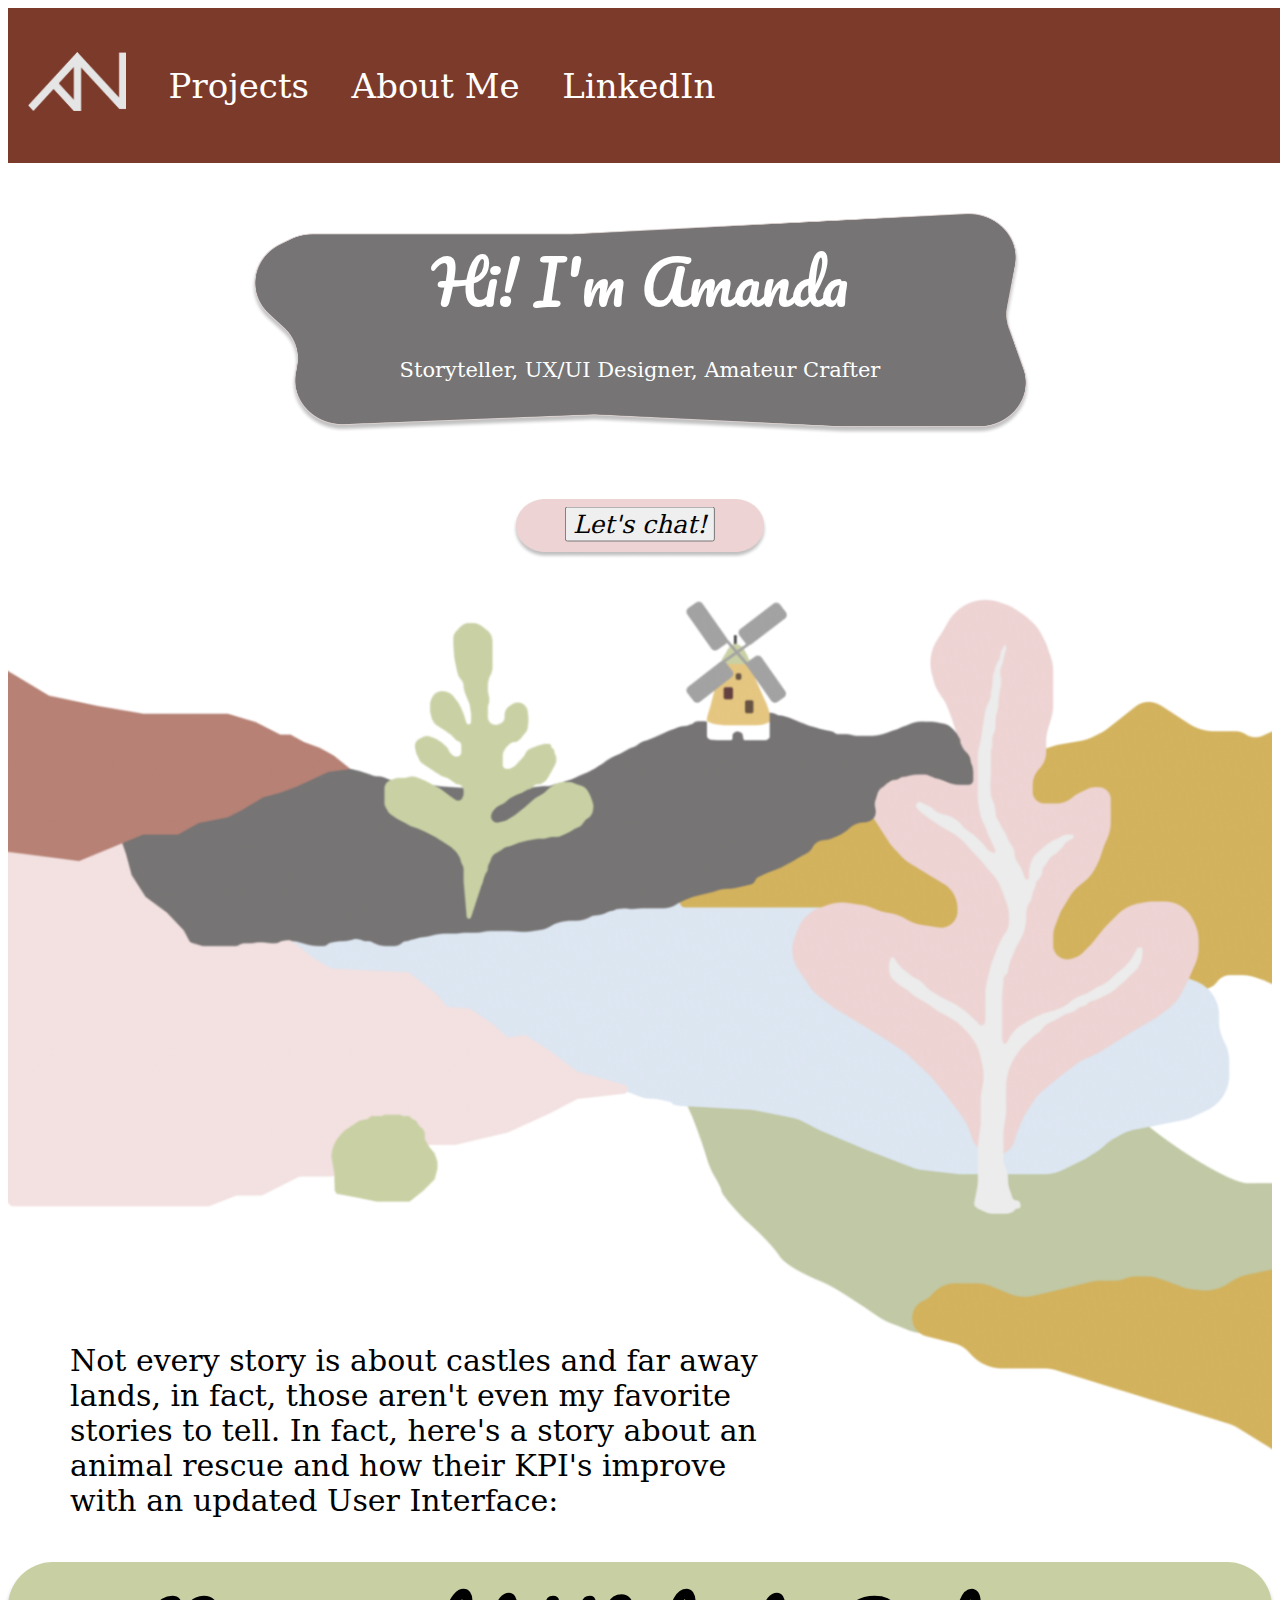
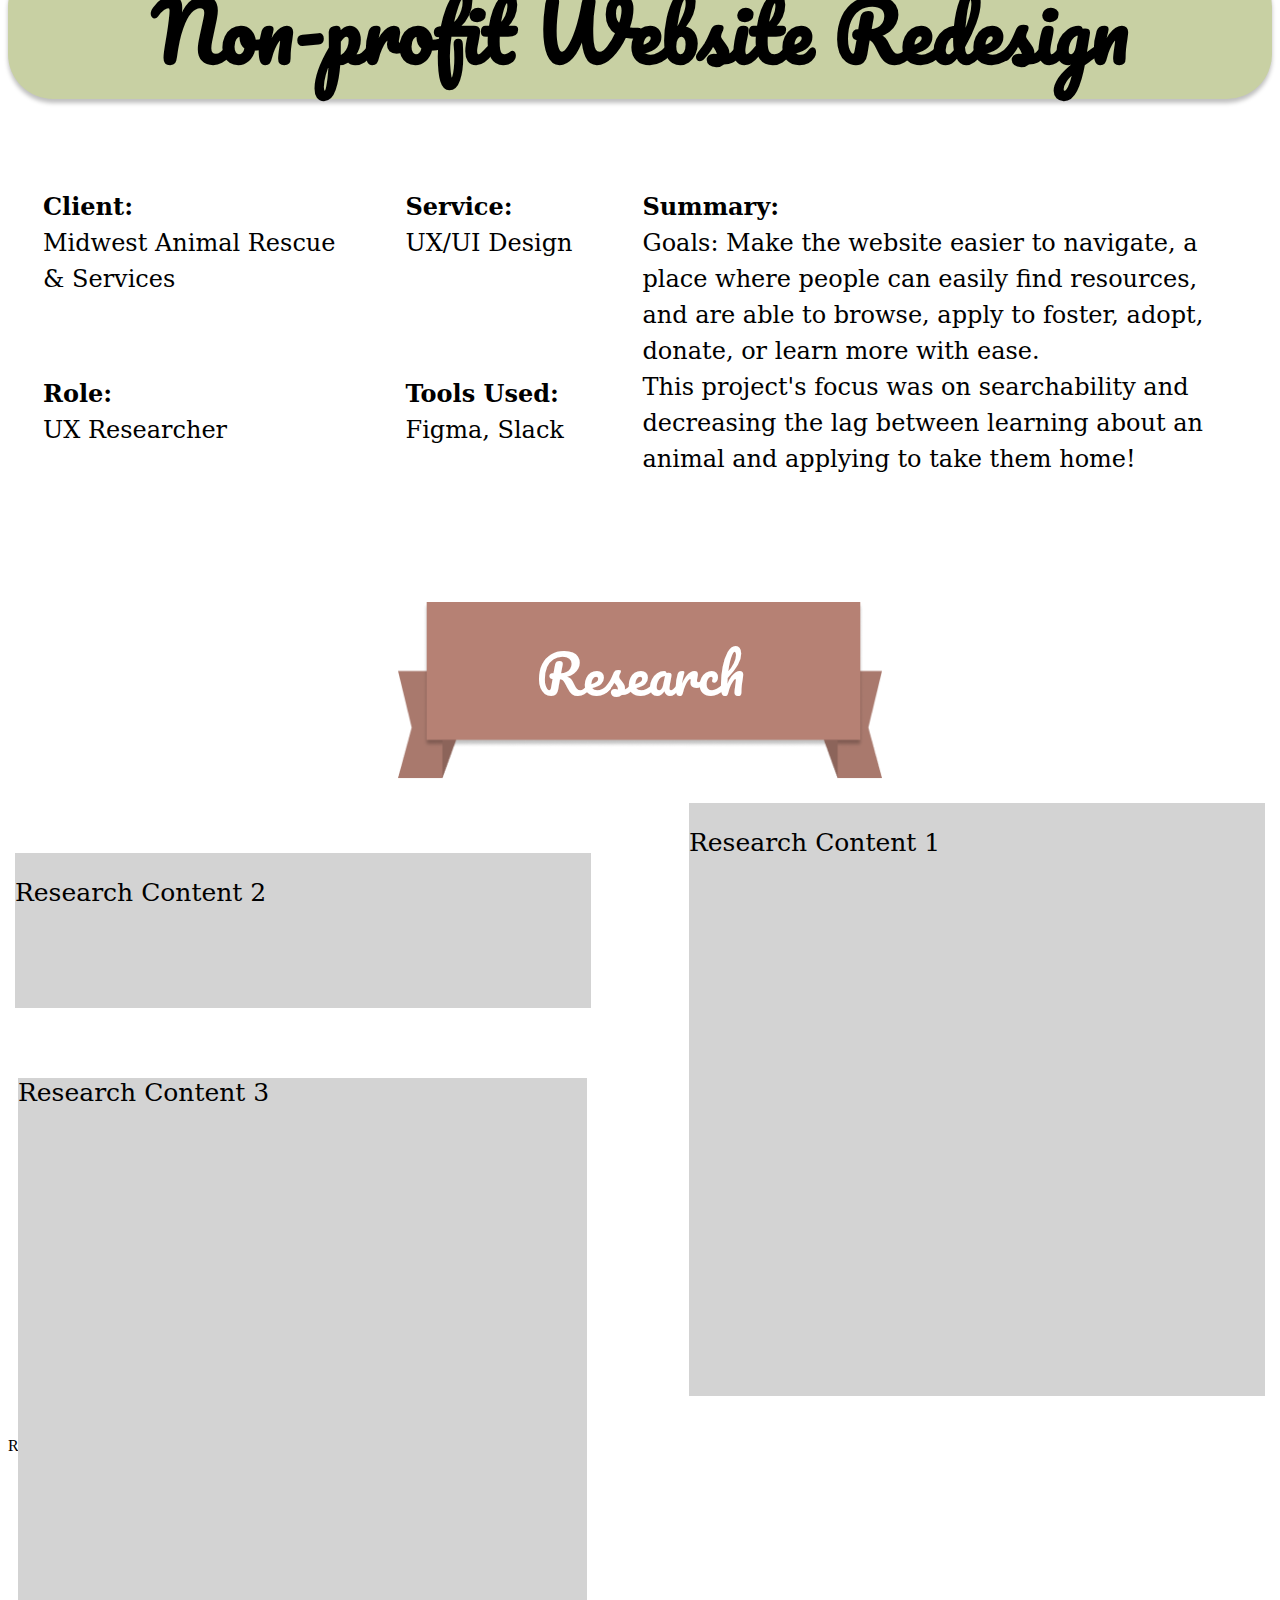
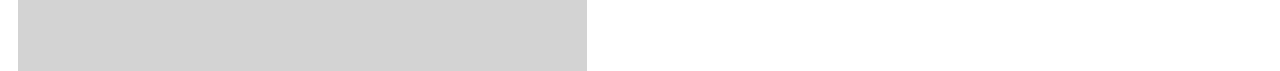
<file: index.html>
<!DOCTYPE html>
<html>
<head>
  <link href="CSS/style.css" type="text/css" rel="stylesheet">
  <title>Amanda Noren UX Design</title>
  <link href="https://fonts.googleapis.com/css2?family=Gentium+Book+Basic&family=Pacifico&display=swap" rel="stylesheet"> 
</head>
<body>
<section class="home">
  <nav id="navBar">
    <p><a href="index.html"><img src="Images/Logo.png" alt="Amanda Noren Design Home" width="98" height="59.46"></a></p>
    <div id="navigation">
      <p><a href="#">Projects</a></p>
      <p><a href="../html/about.html">About Me</a></p>
      <p><a href="https://www.linkedin.com/in/amanda-noren/">LinkedIn</a></p>
    </div>
    </nav>
  <div class="container">
    <img src="Images/Name Bkg.png" width= 781px height= 222px>
    <p class="centered">Hi! I'm Amanda</p>
    <p class= "under"> Storyteller, UX/UI Designer, Amateur Crafter</p>
  </div>
  <div class="container" class="tupperware">
    <img src="Images/Button.png" width=256px height=60px>
    <button type="button" class="middle">Let's chat!</button>
  </div>
  <div class="heroImg">
    <img src="Images/Scene.png" width= 100% height= 200%>
    <p class="bottomLeft">Not every story is about castles and far away lands, in fact, those aren't even my favorite stories to tell. In fact, here's a story about an animal rescue and how their KPI's improve with an updated User Interface:</p>
  </div>
  <div class= "caseName">
      <p><h2>Non-profit Website Redesign</h2></p>
  </div>
  <div class="grid-container">
    <div class="item1"><b>Client:</b><br>Midwest Animal Rescue <br>& Services</div>
    <div class="item2"><b>Service:</b><br>UX/UI Design</div>
    <div class="item3"><b>Summary:</b><br>Goals: Make the website easier to navigate, a place where people can easily find resources, and are able to browse, apply to foster, adopt, donate, or learn more with ease. <br>This project's focus was on searchability and decreasing the lag between learning about an animal and applying to take them home!</div>  
    <div class="item4"><b>Role:</b><br>UX Researcher</div>
    <div class="item5"><b>Tools Used:</b><br>Figma, Slack</div>
  </div>
  <div class= "container" class="box-collection">
    <div class="container" class="banner">
    <img src="Images/Banner.png" width=484.2px height=177.3px></div>
    <p class="align">Research</p> </div>
    <div class= "research-content1"width=467px height=593px>
        <p>Research Content 1</p> </div>
    <div class= "research-content2"width=467px height=593px>
        <p>Research Content 2</p> </div>
    <div class= "research-content3"width=467px height=593px>
        <p>Research Content 3</p> </div>
     <div class= "research-content4"width=467px height=593px>
        <p>Research Content 4</p> </div>
  </div>
  </section>
  

</body>
<script src="../js/index.js"
></script>
</html>
</file>
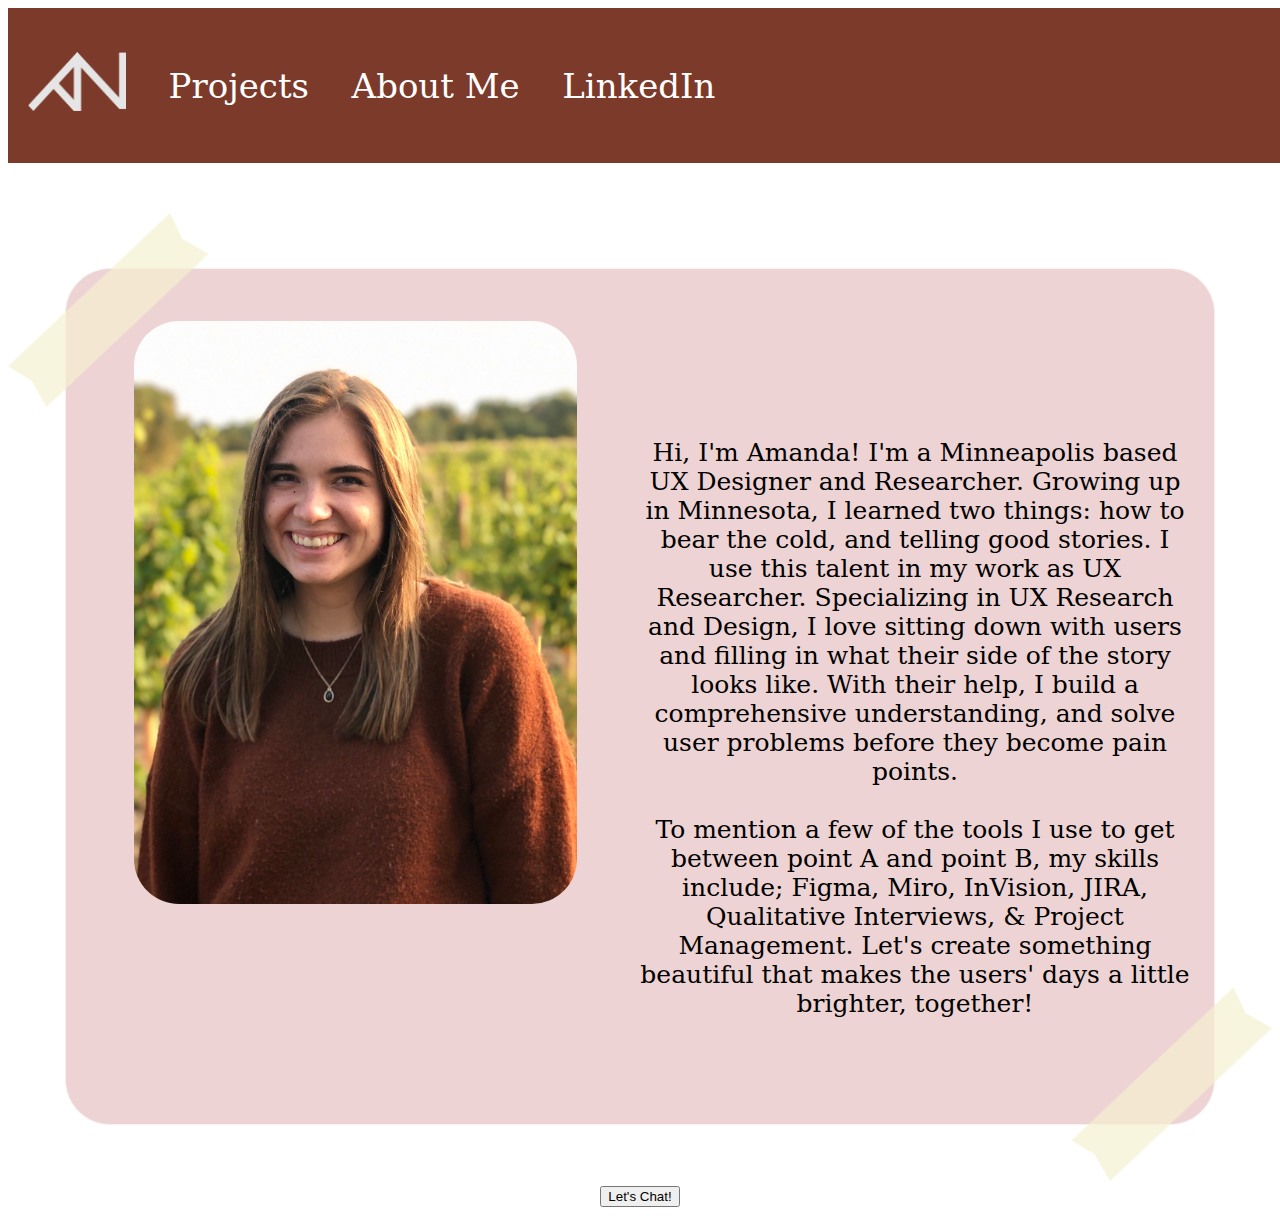
<file: html/about.html>
<!DOCTYPE html>
<html>
    <meta charset="UTF-8">
    <meta name="viewport" content="width=device-width, initial-scale=1">
<head>
  <link href="../CSS/style.css" type="text/css" rel="stylesheet">
  <title>About Amanda</title>
  <link href="https://fonts.googleapis.com/css2?family=Gentium+Book+Basic&family=Pacifico&display=swap" rel="stylesheet"> 
</head>
<body>
    <section class="home">
        <nav id="navBar">
          <p><a href="../index.html"><img src="../Images/Logo.png" alt="Amanda Noren Design Home" width="98" height="59.46"></a></p>
          <div id="navigation">
            <p><a href="#">Projects</a></p>
            <p><a href="../html/about.html">About Me</a></p>
            <p><a href="https://www.linkedin.com/in/amanda-noren/">LinkedIn</a></p>
          </div>
          </nav>
<section class="aboutMe">
    <div class="parent">
    <img class= "craft" src="../Images/About Me Background.png">
    <img class="amanda" src="../Images/IMG_1997 2.jpg">
        <p class="Hi">It's Nice to Meet You!</p>
        <p class="bio">Hi, I'm Amanda! I'm a Minneapolis based UX Designer and Researcher. Growing up in Minnesota, I learned two things: how to bear the cold, and telling good stories. I use this talent in my work as UX Researcher.

        Specializing in UX Research and Design, I love sitting down with users and filling in what their side of the story looks like. With their help, I build a comprehensive understanding, and solve user problems before they become pain points. <br><br>
        
        To mention a few of the tools I use to get between point A and point B, my skills include; Figma, Miro, InVision, JIRA, Qualitative Interviews, & Project Management.
        
        Let's create something beautiful that makes the users' days a little brighter, together!</p>
        
      <button class= "button" type="button">Let's Chat!</button>
    </div> 
    
    
 
</section>
</body>
  </html>
</file>
<file: CSS/style.css>
#navBar {
    display: flex;
    flex-direction: row;
    margin: 0px 0px;
    font-family: "Gentium Book Basic", "serif";
    background-color: #7C3A2A;
    color: white;
    width: 100%;
    padding: 20px;
    font-size: 24px;
    text-decoration: none;
    
  }
  #navBar h1 {
    width: 25%;
    font-weight: 500;
    font-style: normal;
    text-decoration: none;
  }
  #navigation {
    display: flex;
    width: 50%;
    align-items: center;
    justify-content: space-evenly;
    text-decoration: none;
  }
  a {
    text-decoration: none;
    color: white;
    font-family:"Gentium Book Basic", "serif";
    align-items: center;
    font-size: 34px;
  }
  .container {
    position: relative;
    text-align: center;
    color: white;
    padding-top: 50px;
    padding-bottom: 10px;
  }

.centered {
    position: absolute;
    top: 20%;
    left: 50%;
    text-align: center;
    transform: translate(-50%, -50%);
    font-family: "Pacifico", "cursive";
    font-size: 60px;

  }

.under {
    position: absolute;
    top: 65%;
    left: 50%;
    transform: translate(-50%, -50%);
    font-family: "Gentium Book Basic", "serif";
    font-size: 21px;
    padding: 30px;
}
.tupperware {
    position: relative;
    text-align: center;
    color: black;
    padding: 5px; 
  }
.middle {
    position: absolute;
    top: 60%;
    left: 50%;
    transform: translate(-50%, -50%);
    font-family: "Gentium Book Basic", "serif";
    font-size: 25px;
    font-style: italic;
}

.heroImg {
    position: relative;
    text-align:left;
    color: black;
    padding-top: 25px;
    padding-bottom: 20px;
}

.bottomLeft {
    position: absolute;
    top: 80%;
    left: 62px;
    font-family: "Gentium Book Basic", "serif";
    font-size: 30px;
    width: 691px;
    height: 225px;
}
.caseName {
    position: relative;
    text-align: center;
    margin: 0px 0px;
    background: #c8d0a3;
    box-shadow: 0px 4px 4px rgba(0,0,0,0.25);
    border-radius: 45px;
    font-family: "Pacifico", "cursive";
    color:black;
    font-size: 52px;
}
.item1 { grid-area: client; }
.item2 { grid-area: service; }
.item3 { grid-area: summary; }
.item4 { grid-area: role; }
.item5 { grid-area: tools; }

.grid-container {
  display: grid;
  grid-template-areas:
    'client client service service summary summary'
    'role role tools tools summary summary';
  grid-gap: 10px;
  background-color: #fff;
  padding: 5px;
  table-layout: fixed;
  border-spacing: 0px;
  margin-left: auto;
  font-family: "Gentium Book Basic", "serif";
  line-height: 1.5;
  font-size: 24px;
}

.grid-container > div {
  background-color: rgba(255, 255, 255, 0.8);
  text-align: left;
  padding: 20px 30px;
  }
.box-collection {
    position: relative;
    text-align: left;
    color: black;
    padding: 5px; 
    padding-top: 40px;
    width: 100%;
    
}

.banner {
  position: relative;
  left: 418px;
  top: 10px;
  margin-bottom: 8px;
  
}
.align {
  font-family: "Pacifico", "cursive";
  font-size: 54px;
  font-style: normal;
  position: absolute;
  top: 39%;
  left: 50%;
  transform: translate(-50%, -50%);
   
}
.research-content1 {
    position: absolute;
    right: 15px;
    top: 205x;
    font-family: "Gentium Book Basic", "serif";
    font-size: 25px;
    height:593px;
    width:45%;
    background: lightgray;}
.research-content2 {
   margin-top: 50px;
    position: absolute;
    left: 15px;
    top: 300x;
    font-family: "Gentium Book Basic", "serif";
    font-size: 25px;
    height:155px;
    width:45%;
    background: lightgray;
}
.research-content3 {
    position: relative;
    left: 10px;
    top: 250px;
    font-family: "Gentium Book Basic", "serif";
    font-size: 25px;
    height:593px;
    width:45%;
    background: lightgray;}

/* .research-content4 {
    position: relative;
    right: 15px;
    top: 885px;
    font-family: "Gentium Book Basic", "serif";
    font-size: 25px;
    height:257px;
    width:45%;
    background: lightgray;} */

.parent {
  position: relative;
  text-align: center;
  color: white;
  padding-top: 50px;
  padding-bottom: 10px;
}

.craft {
  position: relative;
  width: 100%
}
.amanda {
  position: absolute;
  width: 35%;
  left: 10%;
  top: 15%;
  border-radius: 45px;
}

.Hi {
  position: absolute;
  color: black;
  font-family: "Pacifico", "cursive";
  left: 1500px;
  bottom: 775px;
  /* I have no idea what's happening here */
  font-size: 48px;
}
  
.bio {
  position: absolute;
  left: 50%;
  top: 250px;
  width: 550px;
  height: 494px;
  font-family: "Gentium Book Basic" , "serif";
  font-style: normal;
  font-weight: normal;
  font-size: 25px;
  /* line-height: 29px; */
  color: #000000;
} */

/* .button{
  position: relative;
  width: 256px;
  height: 69px;
  color: black;
  font-style:italic;
  font-family: "Gentium Book Basic", "cursive";
  font-weight: bold;
  font-size: 36px;
  line-height: 46px;
  border-radius: 45px;
  background: rgba(139, 123, 68, 0.39);
  border: none;
} */


.workHeader {
  position: absolute;
  align-items: center;
}
.workBanner {
  width: 50%;
  height: 250px;
  align-items: center;
  justify-content: center;
 
  
}
.northPole {
    position: absolute;
    left: 125%;
    top: 2%;
    font-family: "Pacifico", "cursive";
    font-size: 60px;
}
.container2 {
  display: flex;
  flex-wrap: wrap;
  flex-flow: row wrap;
  justify-content: center;
}
/* I'm almost positive that container is doing absolutely nothing */


  .mnDNRparent {
  position: absolute;
  top: 0;
  left: 0;
  }

  .DNRbkg {
    position: absolute;
    top: 4600px;
    left: 10px;
  }

  .DNRimg {
    position: absolute;
    top: 4720px;
    left: 40px;
  }

  .project1 {
    position: relative;
    top: 1700px;
    left: 370px;
  }

.dnrTXT1 {
  font-size: 42px;
  font-style: italic;
  background: #767474;
  border: 1px solid #A88E8E;
  box-sizing: border-box;
  border-radius: 45px;
  color: white;
  height: 114px;
  width: 503px;
  overflow-wrap: normal;
  padding-top: 10px;
  padding-right: 5px;
  text-align:center;
  font-family:"Gentium Book Basic", "cursive";
} 

.dnrTXT2 {
  text-align:left;
  font-family:"Gentium Book Basic", "cursive";
  font-size: 32px;
  height: 297px;
  width: 498px;
}
.View1 {
  position: absolute;
  top: 550px;
  left: 195px;
}

.project2 {
  position: absolute;
  top: 5200px;
  left: 2%;
}
.marsTXT1 {
  font-size: 42px;
  font-style: italic;
  background: #767474;
  border: 1px solid #A88E8E;
  box-sizing: border-box;
  border-radius: 45px;
  color: white;
  height: 114px;
  width: 503px;
  overflow-wrap: normal;
  padding-top: 10px;
  padding-right: 5px;
  text-align:center;
  font-family:"Gentium Book Basic", "cursive";
  left: 20px;
}
.marsTXT2 {
  position: absolute;
  top: 5380px;
  left: 4%;
  text-align:left;
  font-family:"Gentium Book Basic", "cursive";
  font-size: 32px;
  height: 297px;
  width: 498px;
  overflow-wrap: normal;
}
.View2 {
  position: absolute;
  top: 5780px;
  left: 195px;
}

.marsParent {
  position: absolute;
  top: 0;
  left: 0;
  }
.MARSbkg {
    position: absolute;
    top: 5270px;
    left: 855px;
  }

.marsImg {
    position: absolute;
    top: 5390px;
    left: 920px;
  }

  .project3 {
    position: absolute;
    top: 5900px;
    left: 870px;
  }

  .rxTXT1 {
  font-size: 42px;
  font-style: italic;
  background: #767474;
  border: 1px solid #A88E8E;
  box-sizing: border-box;
  border-radius: 45px;
  color: white;
  height: 114px;
  width: 503px;
  overflow-wrap: normal;
  padding-top: 10px;
  padding-right: 5px;
  text-align:center;
  font-family:"Gentium Book Basic", "cursive";
  }
  .rxTXT2 {
    position: absolute;
    top: 190px;
    left: 4%;
    text-align:left;
    font-family:"Gentium Book Basic", "cursive";
    font-size: 32px;
    height: 297px;
    width: 498px;
    overflow-wrap: normal;
  }
  .View3 {
    position: absolute;
    top: 560px;
    left: 195px;
  }
  .foodrxParent {
    position: absolute;
    top: 0;
    left: 0;
  }
  .foodRXbkg {
    position: absolute;
    top: 5990px;
    left: 15px;
  }

  .FXimg {
    position: relative;
    top: 6035px;
    left: 165px;
  }

  .project4 {
    position: absolute;
    top: 6600px;
    left: 25px;
  }

  .ffhTXT1 {
    font-size: 42px;
    font-style: italic;
    background: #767474;
    border: 1px solid #A88E8E;
    box-sizing: border-box;
    border-radius: 45px;
    color: white;
    height: 114px;
    width: 503px;
    overflow-wrap: normal;
    padding-top: 10px;
    padding-right: 5px;
    text-align:center;
    font-family:"Gentium Book Basic", "cursive";
    }
  .ffhTXT2 {
    position: absolute;
    top: 6790px;
    left: 3%;
    text-align:left;
    font-family:"Gentium Book Basic", "cursive";
    font-size: 32px;
    height: 297px;
    width: 495px;
    overflow-wrap: normal;
  }
.View4 {
    position: absolute;
    top: 7240px;
    left: 195px;
}
.ffHParent {
  position: absolute;
    top: 6640px;
    left: 855px;
}

/* On screens that are 600px or less, set the background color to wheat */
@media screen and (max-width: 600px) {
  body {
    background-color: wheat;
  }
}
/* this also isn't working on github, but i'm okay with that */

/* everything is so big!!!!! will fix later on */
</file>
